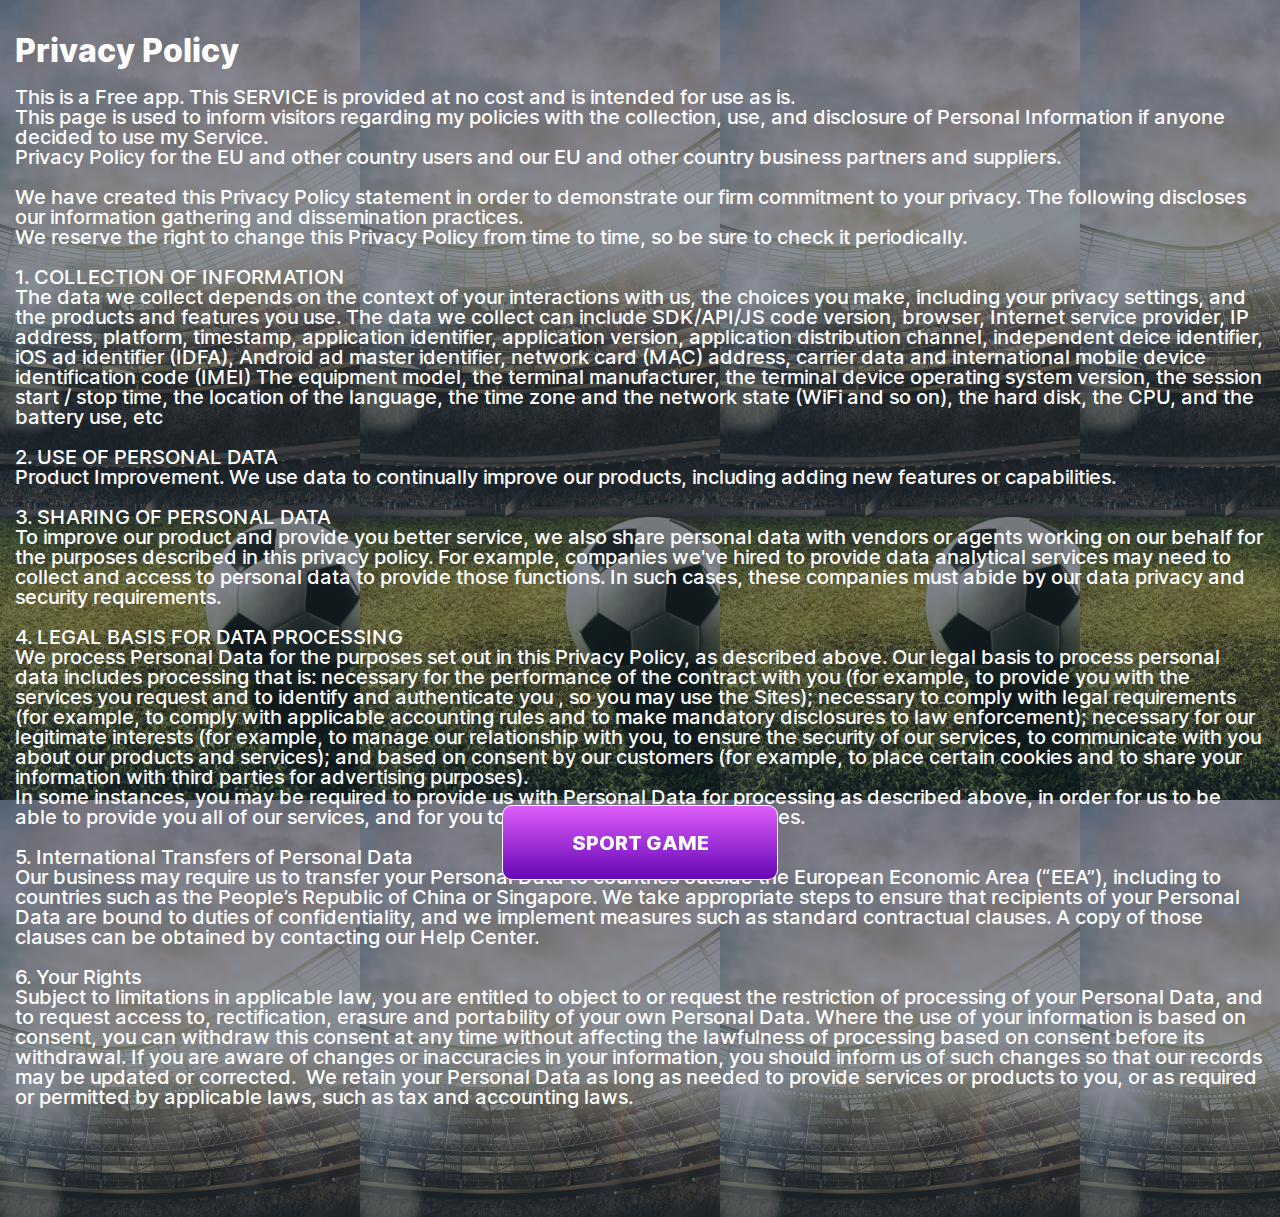
<file: index.html>
<!DOCTYPE html>
<html lang="en">
  <head>
    <meta charset="UTF-8" />
    <meta http-equiv="X-UA-Compatible" content="IE=edge" />
    <meta name="viewport" content="width=device-width, initial-scale=1.0" />
    <link rel="stylesheet" href="./styles/reset.css" />
    <link rel="stylesheet" href="./styles/common_style.css" />
    <link rel="stylesheet" href="./styles/policy.css" />
    <title>Document</title>
  </head>
  <body>
    <div class="wrapper">
      <div class="title">Privacy Policy</div>
      <a href="./layouts/main.html" class="btn link block">SPORT GAME</a>
      <div class="text">
        This is a Free app. This SERVICE is provided at no cost and is intended
        for use as is.
        <br />This page is used to inform visitors regarding my policies with
        the collection, use, and disclosure of Personal Information if anyone
        decided to use my Service. <br />Privacy Policy for the EU and other
        country users and our EU and other country business partners and
        suppliers.

        <br /><br />We have created this Privacy Policy statement in order to
        demonstrate our firm commitment to your privacy. The following discloses
        our information gathering and dissemination practices. <br />We reserve
        the right to change this Privacy Policy from time to time, so be sure to
        check it periodically.   <br /><br />1. COLLECTION OF INFORMATION
        <br />The data we collect depends on the context of your interactions
        with us, the choices you make, including your privacy settings, and the
        products and features you use. The data we collect can include
        SDK/API/JS code version, browser, Internet service provider, IP address,
        platform, timestamp, application identifier, application version,
        application distribution channel, independent deice identifier, iOS ad
        identifier (IDFA), Android ad master identifier, network card (MAC)
        address, carrier data and international mobile device identification
        code (IMEI) The equipment model, the terminal manufacturer, the terminal
        device operating system version, the session start / stop time, the
        location of the language, the time zone and the network state (WiFi and
        so on), the hard disk, the CPU, and the battery use, etc  
        <br /><br />2. USE OF PERSONAL DATA <br />Product Improvement. We use
        data to continually improve our products, including adding new features
        or capabilities.

        <br /><br />3. SHARING OF PERSONAL DATA <br />To improve our product and
        provide you better service, we also share personal data with vendors or
        agents working on our behalf for the purposes described in this privacy
        policy. For example, companies we've hired to provide data analytical
        services may need to collect and access to personal data to provide
        those functions. In such cases, these companies must abide by our data
        privacy and security requirements.   <br /><br />4. LEGAL BASIS FOR DATA
        PROCESSING <br />We process Personal Data for the purposes set out in
        this Privacy Policy, as described above. Our legal basis to process
        personal data includes processing that is: necessary for the performance
        of the contract with you (for example, to provide you with the services
        you request and to identify and authenticate you , so you may use the
        Sites); necessary to comply with legal requirements (for example, to
        comply with applicable accounting rules and to make mandatory
        disclosures to law enforcement); necessary for our legitimate interests
        (for example, to manage our relationship with you, to ensure the
        security of our services, to communicate with you about our products and
        services); and based on consent by our customers (for example, to place
        certain cookies and to share your information with third parties for
        advertising purposes). <br />In some instances, you may be required to
        provide us with Personal Data for processing as described above, in
        order for us to be able to provide you all of our services, and for you
        to use all the features of our Sites.   <br /><br />5. International
        Transfers of Personal Data <br />Our business may require us to transfer
        your Personal Data to countries outside the European Economic Area
        (“EEA”), including to countries such as the People’s Republic of China
        or Singapore. We take appropriate steps to ensure that recipients of
        your Personal Data are bound to duties of confidentiality, and we
        implement measures such as standard contractual clauses. A copy of those
        clauses can be obtained by contacting our Help Center.   <br /><br />6.
        Your Rights <br />Subject to limitations in applicable law, you are
        entitled to object to or request the restriction of processing of your
        Personal Data, and to request access to, rectification, erasure and
        portability of your own Personal Data. Where the use of your information
        is based on consent, you can withdraw this consent at any time without
        affecting the lawfulness of processing based on consent before its
        withdrawal. If you are aware of changes or inaccuracies in your
        information, you should inform us of such changes so that our records
        may be updated or corrected.  We retain your Personal Data as long as
        needed to provide services or products to you, or as required or
        permitted by applicable laws, such as tax and accounting laws.
      </div>
    </div>
  </body>
</html>
</file>
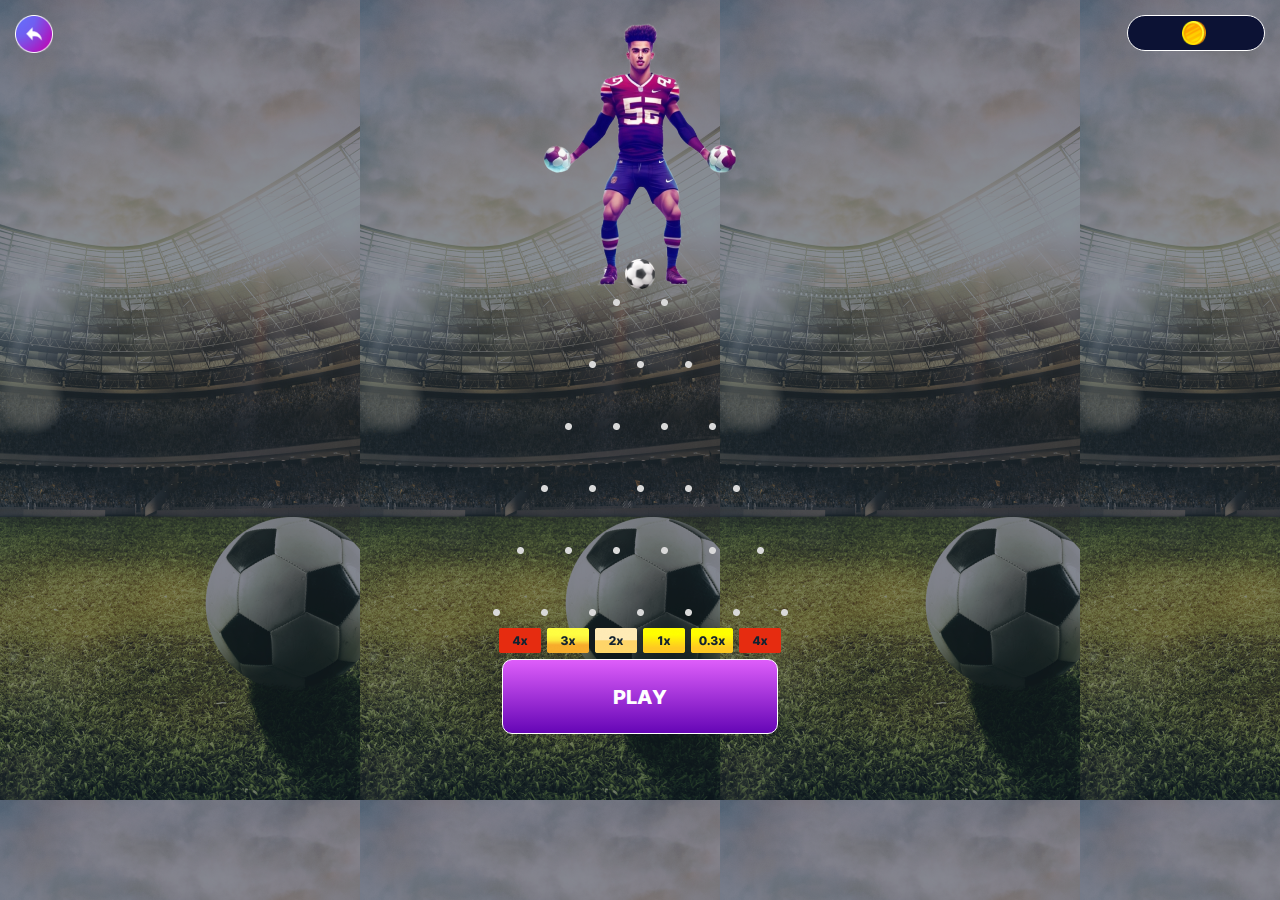
<file: layouts/game.html>
<!DOCTYPE html>
<html lang="en">
  <head>
    <meta charset="UTF-8" />
    <meta http-equiv="X-UA-Compatible" content="IE=edge" />
    <meta
      name="viewport"
      content="initial-scale=1.0, width=device-width, viewport-fit=cover" />
    <link rel="stylesheet" href="../styles/reset.css" />
    <link rel="stylesheet" href="../styles/common_style.css" />
    <link rel="stylesheet" href="../styles/game.css" />
    <title>This App</title>
  </head>
  <body>
    <div class="wrapper hidden">
      <div class="modal hidden">
        <div class="modal_res">YOU WIN</div>

        <div class="modal_reward_cont block">
          <img src="../png/coin.png" alt="" />
          <div class="modal_reward">5000</div>
        </div>

        <a href="" class="modal_ok block">OK</a>
      </div>

      <a href="main.html" class="back"></a>

      <div class="balance_cont block">
        <img src="../png/coin.png" alt="" />
        <div class="balance"></div>
      </div>

      <img src="../png/pers.png" alt="" class="pers" />

      <div class="game">
        <img src="../png/ball.png" alt="" class="ball" />
        <img src="../png/dots.png" alt="" class="dots" />
        <img src="../png/cfs.png" alt="" class="cfs" />
      </div>

      <div class="play btn">PLAY</div>
    </div>

    <script src="../scripts/jQuery.js"></script>
    <script src="../scripts/game.js"></script>
  </body>
</html>
</file>
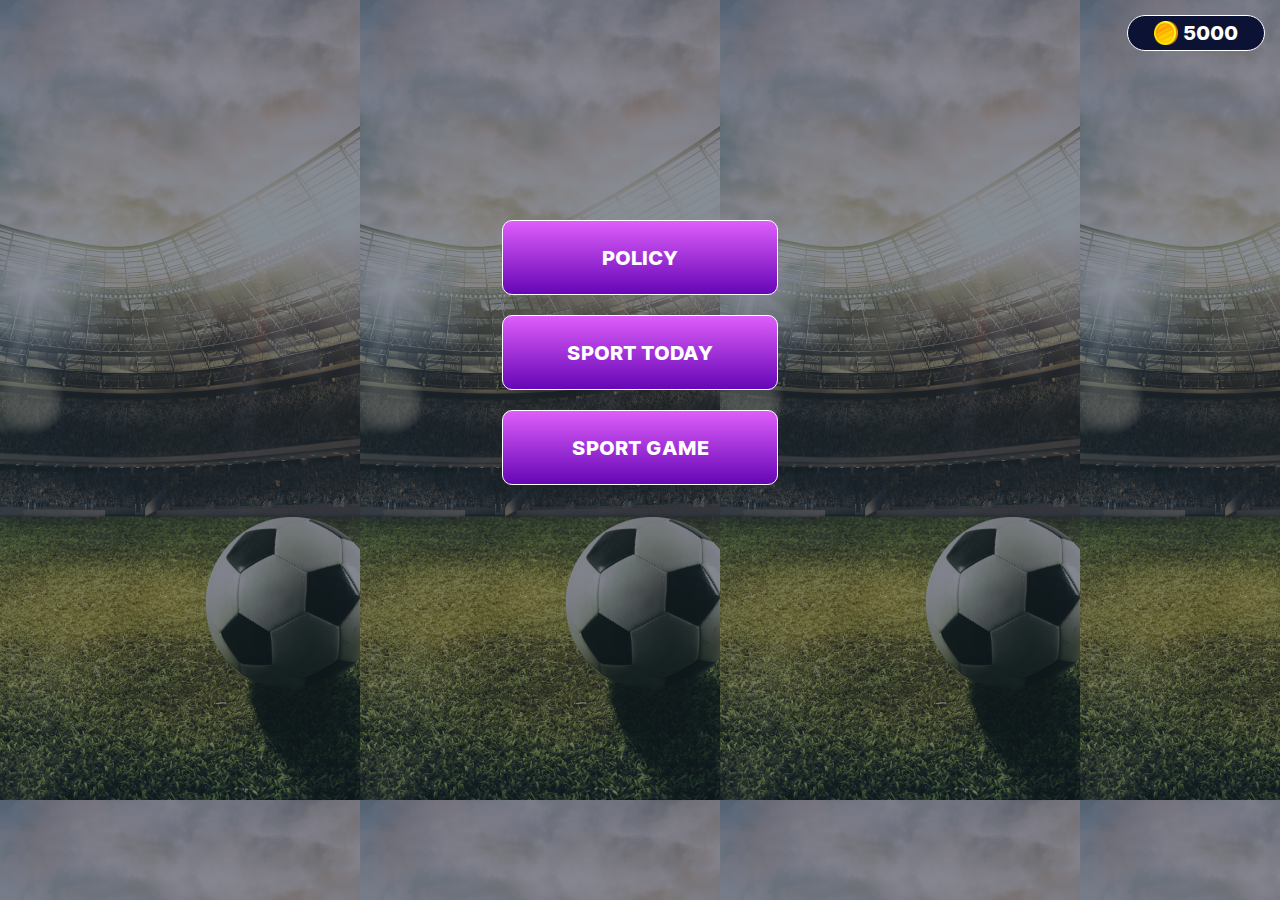
<file: layouts/main.html>
<!DOCTYPE html>
<html lang="en">
  <head>
    <meta charset="UTF-8" />
    <meta http-equiv="X-UA-Compatible" content="IE=edge" />
    <meta name="viewport" content="width=device-width, initial-scale=1.0" />
    <link rel="stylesheet" href="../styles/reset.css" />
    <link rel="stylesheet" href="../styles/common_style.css" />
    <link rel="stylesheet" href="../styles/main.css" />
    <title>Document</title>
  </head>
  <body>
    <div class="wrapper hidden">
      <div class="balance_cont block">
        <img src="../png/coin.png" alt="" />
        <div class="balance"></div>
      </div>

      <a href="../index.html" class="link-1 btn">POLICY</a>
      <a href="news.html" class="link-2 btn">SPORT TODAY</a>
      <a href="game.html" class="link-3 btn">SPORT GAME</a>
    </div>

    <script src="../scripts/jQuery.js"></script>
    <script>
      if (!localStorage.balance_b82) {
        localStorage.balance_b82 = 5000;
      }

      $(".balance").html(localStorage.balance_b82);

      window.onload = () => {
        $(".wrapper").removeClass("hidden");
      };
    </script>
  </body>
</html>
</file>
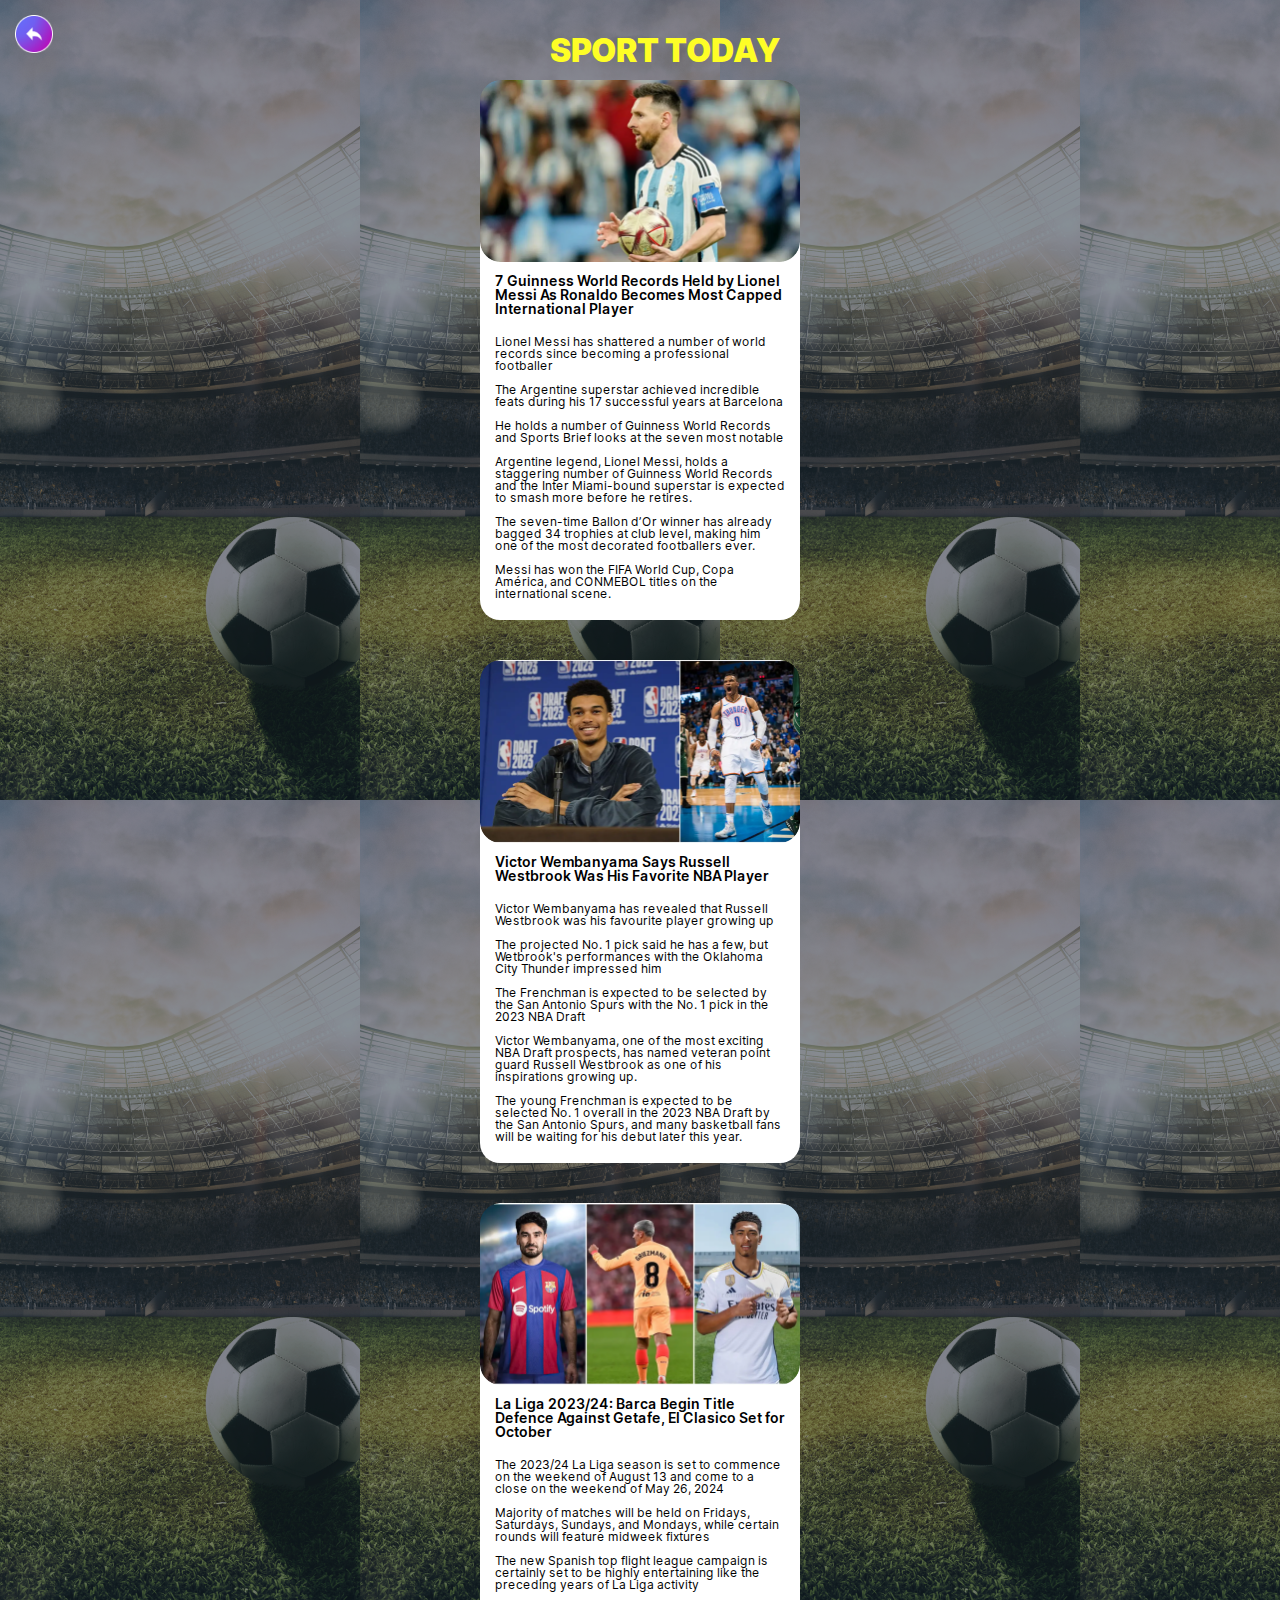
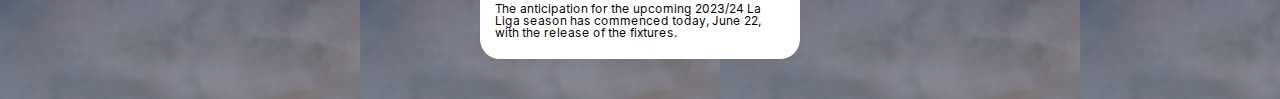
<file: layouts/news.html>
<!DOCTYPE html>
<html lang="en">
  <head>
    <meta charset="UTF-8" />
    <meta http-equiv="X-UA-Compatible" content="IE=edge" />
    <meta name="viewport" content="width=device-width, initial-scale=1.0" />
    <link rel="stylesheet" href="../styles/reset.css" />
    <link rel="stylesheet" href="../styles/common_style.css" />
    <link rel="stylesheet" href="../styles/news.css" />
    <title>Document</title>
  </head>
  <body>
    <div class="wrapper">
      <a href="main.html" class="back"></a>

      <div class="title">SPORT TODAY</div>

      <div class="cards">
        <div class="card card-1">
          <img src="../png/n1.png" alt="" />

          <div class="card_text">
            <div class="card_title">
              7 Guinness World Records Held by Lionel Messi As Ronaldo Becomes
              Most Capped International Player
            </div>

            Lionel Messi has shattered a number of world records since becoming
            a professional footballer<br /><br />
            The Argentine superstar achieved incredible feats during his 17
            successful years at Barcelona<br /><br />
            He holds a number of Guinness World Records and Sports Brief looks
            at the seven most notable<br /><br />
            Argentine legend, Lionel Messi, holds a staggering number of
            Guinness World Records and the Inter Miami-bound superstar is
            expected to smash more before he retires.<br /><br />
            The seven-time Ballon d’Or winner has already bagged 34 trophies at
            club level, making him one of the most decorated footballers
            ever.<br /><br />
            Messi has won the FIFA World Cup, Copa América, and CONMEBOL titles
            on the international scene.
          </div>
        </div>

        <div class="card">
          <img src="../png/n2.png" alt="" />

          <div class="card_text">
            <div class="card_title">
              Victor Wembanyama Says Russell Westbrook Was His Favorite NBA
              Player
            </div>

            Victor Wembanyama has revealed that Russell Westbrook was his
            favourite player growing up<br /><br />
            The projected No. 1 pick said he has a few, but Wetbrook's
            performances with the Oklahoma City Thunder impressed him<br /><br />
            The Frenchman is expected to be selected by the San Antonio Spurs
            with the No. 1 pick in the 2023 NBA Draft<br /><br />
            Victor Wembanyama, one of the most exciting NBA Draft prospects, has
            named veteran point guard Russell Westbrook as one of his
            inspirations growing up.<br /><br />
            The young Frenchman is expected to be selected No. 1 overall in the
            2023 NBA Draft by the San Antonio Spurs, and many basketball fans
            will be waiting for his debut later this year.
          </div>
        </div>

        <div class="card">
          <img src="../png/n3.png" alt="" />

          <div class="card_text">
            <div class="card_title">
              La Liga 2023/24: Barca Begin Title Defence Against Getafe, El
              Clasico Set for October
            </div>

            The 2023/24 La Liga season is set to commence on the weekend of
            August 13 and come to a close on the weekend of May 26, 2024<br /><br />
            Majority of matches will be held on Fridays, Saturdays, Sundays, and
            Mondays, while certain rounds will feature midweek fixtures<br /><br />
            The new Spanish top flight league campaign is certainly set to be
            highly entertaining like the preceding years of La Liga activity<br /><br />
            The anticipation for the upcoming 2023/24 La Liga season has
            commenced today, June 22, with the release of the fixtures.
          </div>
        </div>
      </div>
    </div>

    <script src="../scripts/jQuery.js"></script>
    <script>
      $("[data-text]").click(function (ev) {
        localStorage.text_b41 = $(this).data("text");
      });
    </script>
  </body>
</html>
</file>
<file: styles/common_style.css>
@font-face {
  font-family: "Inter";
  src: url(../fonts/Inter-V.ttf);
}

body {
  font-family: "Inter";
  font-style: normal;
  background: #122230;
  color: #ffffff;
}

.wrapper {
  position: relative;
  overflow: auto;
  min-height: 100vh;
  background: url(../png/bg.png);
}

* {
  -webkit-tap-highlight-color: transparent;
  touch-action: manipulation;
  box-sizing: border-box;
}

a {
  text-decoration: none;
  color: #fff;
}

.hidden {
  opacity: 0;
  pointer-events: none;
}

.block {
  display: flex;
  align-items: center;
  justify-content: center;
}

.none {
  display: none !important;
}

.balance_cont {
  width: 138px;
  height: 36px;

  border-radius: 19px;
  border: 1px solid #fff;
  background: #0c1234;
}

.balance {
  font-size: 20px;
  font-weight: 800;
}

.balance_cont img {
  width: 24px;
  margin-right: 5px;
}

.btn {
  width: 276px;
  height: 75px;

  font-size: 20px;
  font-weight: 800;

  border-radius: 10px;
  border: 1px solid #fff;
  background: linear-gradient(180deg, #de5efa 0%, #6506b6 100%);

  display: flex;
  justify-content: center;
  align-items: center;
}

.back {
  width: 38px;
  height: 38px;

  background: url(../png/back.png) center/100% 100%;
}
</file>
<file: styles/policy.css>
.wrapper {
  padding: 15px;
}

.title {
  font-size: 32px;
  font-weight: 800;
  margin: 20px auto;
}

.text {
  font-size: 20px;
  font-weight: 500;
  margin-bottom: 95px;
}

.link {
  position: fixed;
  left: 50%;
  bottom: 20px;
  transform: translateX(-50%);
}
</file>
<file: styles/game.css>
.modal {
  position: absolute;
  left: 50%;
  top: 50%;
  z-index: 12;
  transform: translate(-50%, -50%);

  display: flex;
  flex-direction: column;
  align-items: center;
  justify-content: space-around;

  width: 350px;
  height: 279px;

  background: #020e09;
  border: 1px solid #00a724;
  border-radius: 30px;
}

.modal_res {
  font-weight: 800;
  font-size: 24px;
  line-height: 29px;
}

.modal_reward_cont {
  gap: 20px;

  width: 183px;
  height: 56px;

  font-weight: 600;
  font-size: 20px;

  background: #16221e;
  border: 1px solid #4dffbf;
  border-radius: 28px;
}

.modal_ok {
  width: 219px;
  height: 60px;

  background: #00a724;
  border-radius: 13px;
}

.balance_cont {
  position: absolute;
  right: 15px;
  top: 15px;
}

.back {
  position: absolute;
  left: 15px;
  top: 15px;
}

.pers {
  display: block;
  margin: 10px auto auto;
}

.game {
  position: relative;
  width: 295px;
  height: 340px;

  margin: auto;
}

.ball {
  position: absolute;
  top: -40px;
  left: calc(50% - 15px);

  width: 30px;
  transition: transform 0.5s ease;
}

.cfs {
  display: block;
  margin: 10px auto auto;
  width: 282px;
}

.play {
  margin: 20px auto auto;
}

@media screen and (max-height: 740px) {
  .pers {
    width: 140px;
  }
}
</file>
<file: styles/main.css>
.btn {
  margin: 20px auto;
}

.link-1 {
  margin: 220px auto auto;
}

.balance_cont {
  position: absolute;
  top: 15px;
  right: 15px;
}
</file>
<file: styles/news.css>
.cards {
  width: 348px;
  margin: 80px auto auto;
}

.card {
  width: 320px;
  color: black;
  margin: auto;
}

.card img {
  position: relative;
  z-index: 1;

  max-width: 100%;
  border-radius: 20px;
}

.card_text {
  position: relative;
  top: -40px;
  z-index: 0;

  padding: 50px 15px 20px;
  background: white;

  font-size: 12px;
  border-radius: 20px;
}

.card_title {
  font-size: 14px;
  font-weight: 600;
  margin-bottom: 20px;
}

.back {
  position: absolute;
  top: 15px;
  left: 15px;
}

.title {
  position: absolute;
  top: 35px;
  left: calc(50% + 25px);
  transform: translateX(-50%);

  width: 250px;
  text-align: center;

  text-shadow: 0px 3px 0px 0px rgba(171, 82, 0, 0.25);
  font-size: 32px;
  font-weight: 900;
  color: rgba(254, 254, 38, 1);
}
</file>
